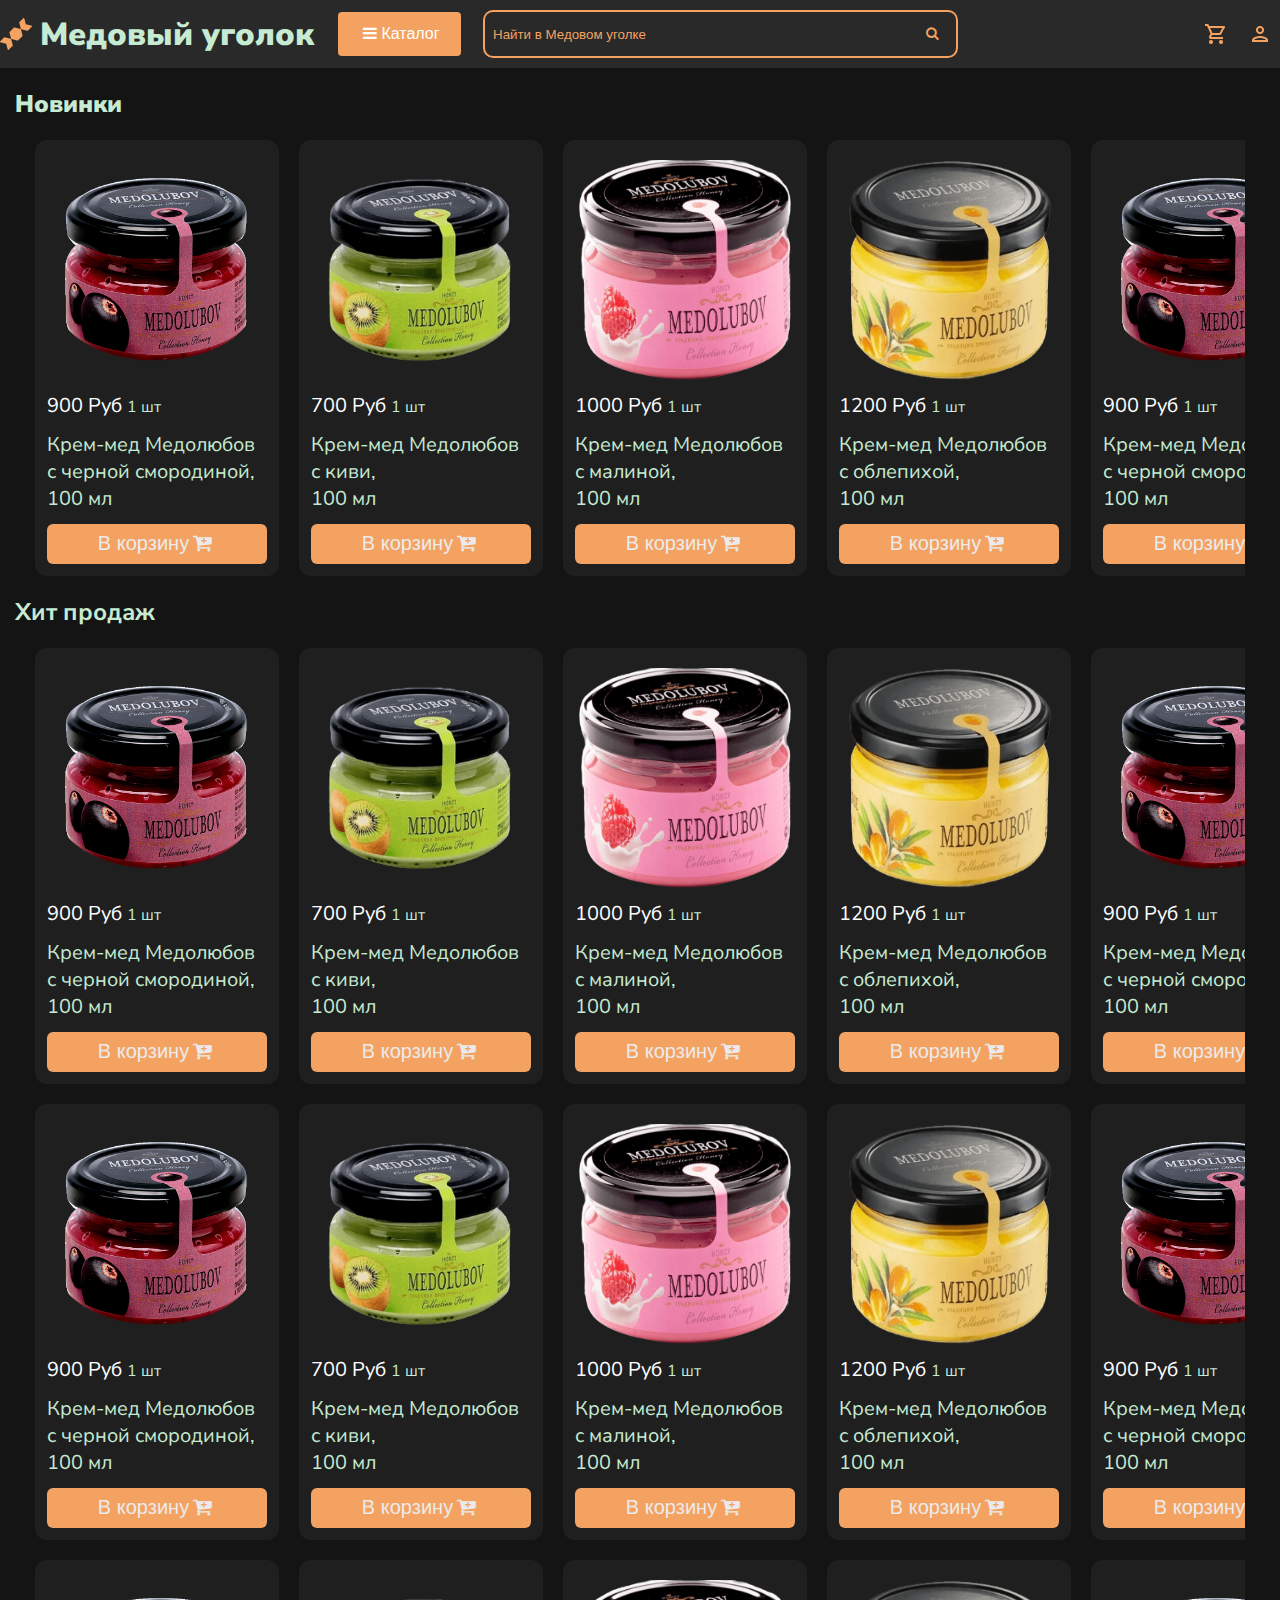
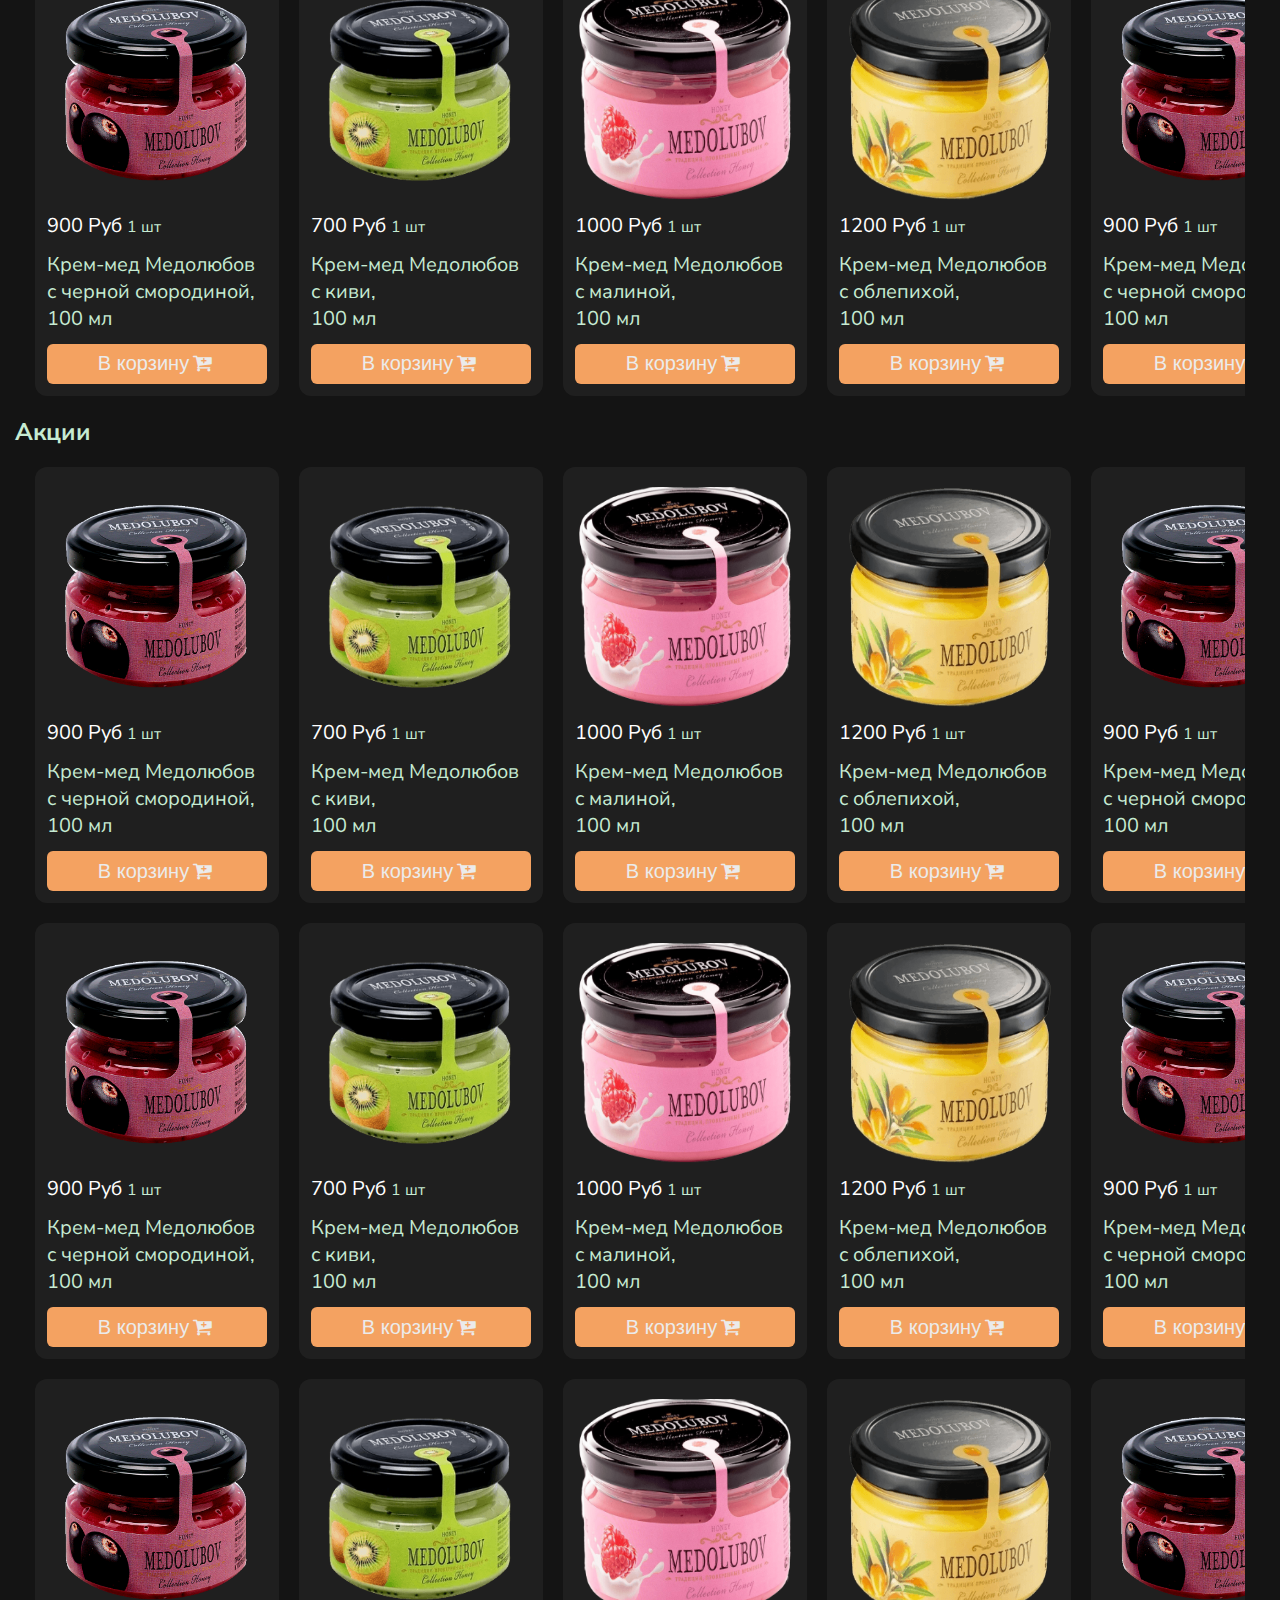
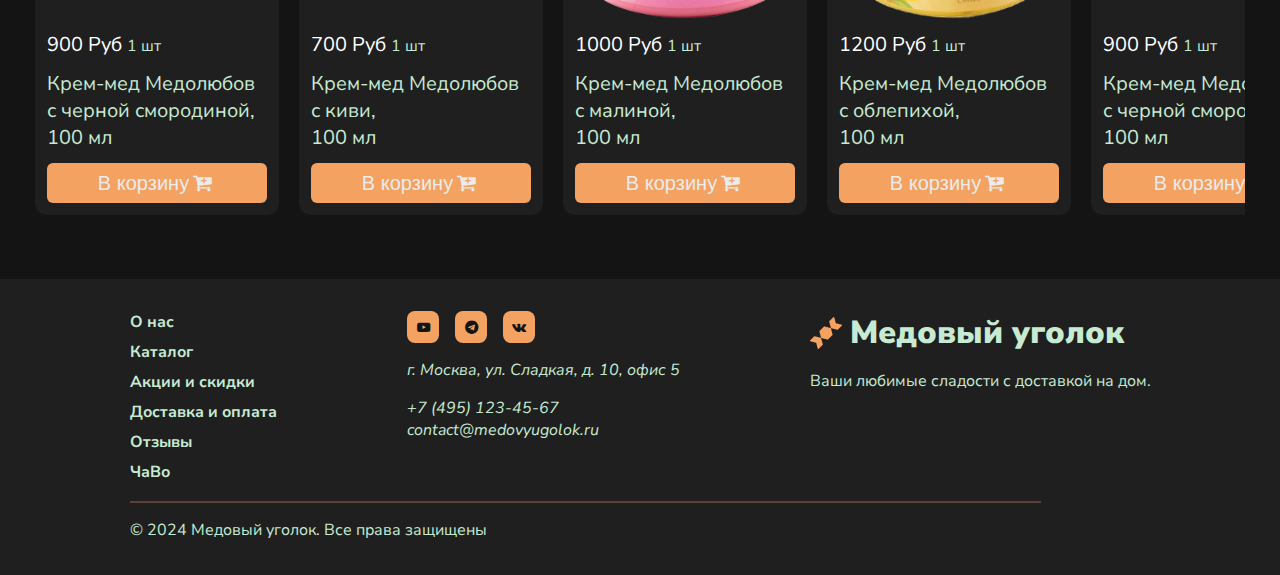
<file: index.html>
<!DOCTYPE html>
<html>
<head>
    <meta charset="utf-8">
    <meta name="viewport" content="width=device-width, initial-scale=1">
    <title>Медовый уголок</title>
    <link rel="preconnect" href="https://fonts.googleapis.com">
    <link rel="preconnect" href="https://fonts.gstatic.com" crossorigin>
    <link href="https://fonts.googleapis.com/css2?family=Nunito+Sans:ital,opsz,wght@0,6..12,200..1000;1,6..12,200..1000&display=swap" rel="stylesheet">
    <link rel = "icon" type="image/png" href="images/favicon.png">
    <link rel = "stylesheet" href="css/Header.css">
    <link rel = "stylesheet" href="css/Main.css">
    <link rel = "stylesheet" href="css/Footer.css">
    <link rel="stylesheet" href="https://maxcdn.bootstrapcdn.com/font-awesome/4.7.0/css/font-awesome.min.css">
    <script src="scripts/main.js" defer></script>
</head>
<body>
<header>
    <div class="dv1">
        <img src="images/favicon.png" alt = "logo" hspace = "8" vspace = "8">
        <h1 style="display: inline-block; color: #C6EBD2;" id="main_page_start"><b>Медовый уголок</b></h1>
    </div>
    <nav class="nv1">
        <button id="katalog_button">Каталог</button>
        <label>
            <input type="search" placeholder="Найти в Медовом уголке">
            <button type="submit" id="search"></button>
        </label>
        <button id="user_cart_button" ></button>
        <button id="user_button"></button>
    </nav>
</header>


<main>
    <section>
        <h2><b>Новинки</b></h2>
        <div class="scroller_new">

        </div>
    </section>


    <section>
        <h2>Хит продаж</h2>
        <div class="multiple_scrollers">
            <div class="scroller_new">

            </div>
            <div class="scroller_new">

            </div>
            <div class="scroller_new">

            </div>
        </div>
    </section>


    <section>
        <h2 id="sales">Акции</h2>
        <div class="multiple_scrollers">
            <div class="scroller_new">

            </div>
            <div class="scroller_new">

            </div>
            <div class="scroller_new">

            </div>
        </div>
    </section>

</main>


<footer>
    <div class="foot">
        <nav class="footer_nav1">
            <a>О нас</a>
            <a href="#katalog_button">Каталог</a>
            <a href="#sales">Акции и скидки</a>
            <a>Доставка и оплата</a>
            <a>Отзывы</a>
            <a>ЧаВо</a>
        </nav>
        <address>
            <nav class="footer_nav2">
                <button class="foot_button" id="yt_button"></button>
                <button class="foot_button" id="tg_button"></button>
                <button class="foot_button" id="vk_button"></button>
            </nav>
            <p>г. Москва, ул. Сладкая, д. 10, офис 5</p>
            <a href="tel:74951234567">+7 (495) 123-45-67</a>
            <a href="mailto:contact@medovyugolok.ru">contact@medovyugolok.ru</a>
        </address>
        <div>
            <div class="footer_div">
                <img src="images/favicon.png" alt = "logo" hspace = "8" vspace = "8">
                <h1 style="display: inline-block; color: #fff;"><a href="Product.html"><b>Медовый уголок</b></a></h1>
            </div>
            <p>Ваши любимые сладости с доставкой на дом.</p>
        </div>
    </div>
    <hr color="#5C4033" width="79%">
    <p>© 2024 Медовый уголок. Все права защищены</p>
</footer>
</body>
</html>
</file>
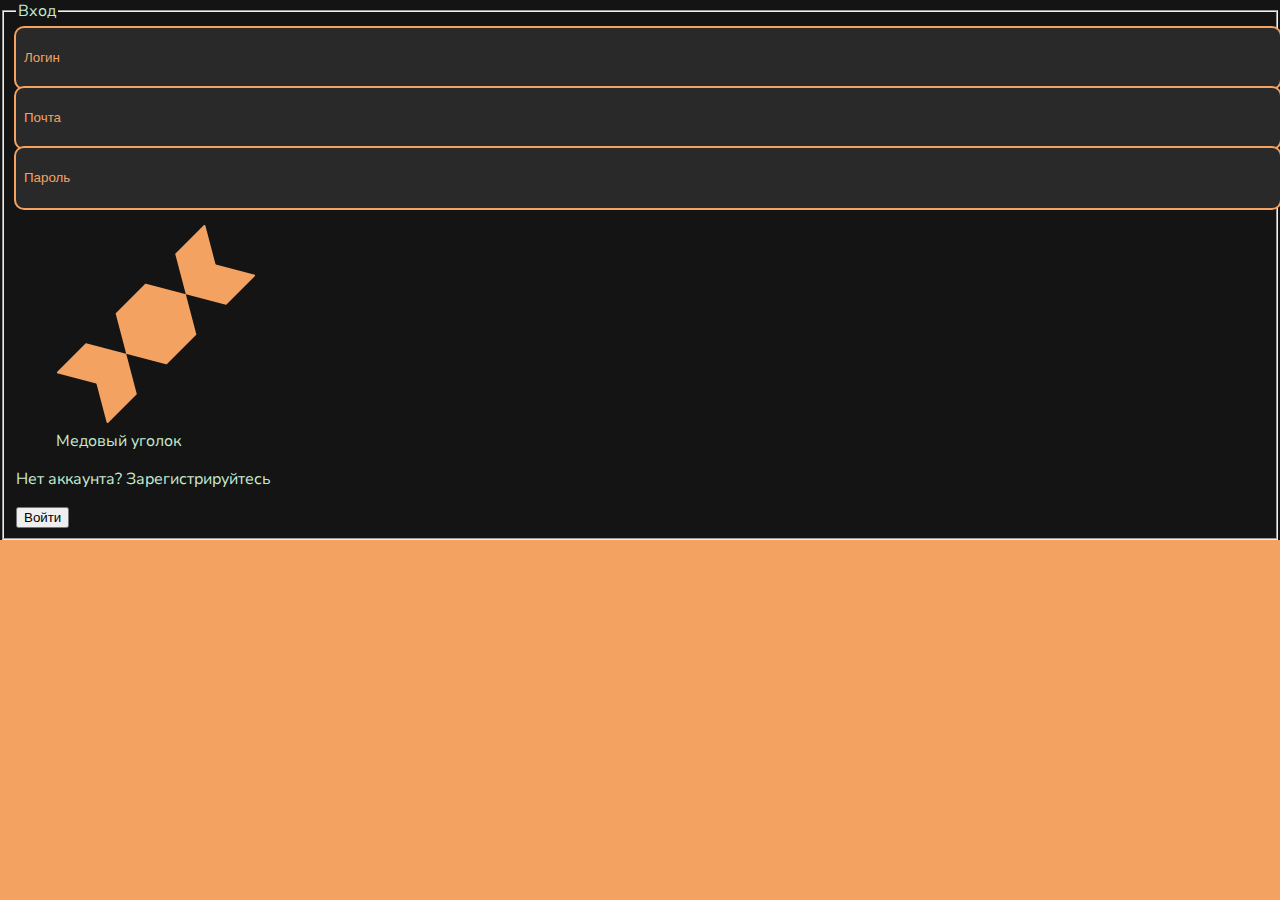
<file: Login.html>
<!DOCTYPE html>
<html lang="en">
<head>
    <meta charset="UTF-8">
    <meta name="viewport" content="width=device-width, initial-scale=1">
    <title></title>
    <link rel="preconnect" href="https://fonts.googleapis.com">
    <link rel="preconnect" href="https://fonts.gstatic.com" crossorigin>
    <link href="https://fonts.googleapis.com/css2?family=Nunito+Sans:ital,opsz,wght@0,6..12,200..1000;1,6..12,200..1000&display=swap" rel="stylesheet">
    <link rel = "icon" type="image/png" href="images/favicon.png">
    <link rel="stylesheet" href="https://maxcdn.bootstrapcdn.com/font-awesome/4.7.0/css/font-awesome.min.css">
    <link rel = "stylesheet" href="css/Header.css">
    <link rel = "stylesheet" href="css/Footer.css">
    <link rel = "stylesheet" href="css/Login.css">
</head>
<body>
  <main>
    <div class="login_box">
      <form>
        <fieldset>
          <legend>Вход</legend>
            <div class="login">
                <label>
                    <input type="text" class="input_value" placeholder="Логин">
                </label>
                <label>
                    <input type="email" class="input_value" placeholder="Почта">
                </label>
                <label>
                    <input type="password" class="input_value" placeholder="Пароль">
                </label>
                <figure id="fav">
                    <img src="images/favicon_big.png" alt="">
                    <figcaption>Медовый уголок</figcaption>
                </figure>

            </div>
          <p>Нет аккаунта? <a href="#">Зарегистрируйтесь</a></p>
          <button id="login_button" onclick="window.location = 'index.html'">Войти</button>
        </fieldset>
      </form>
    </div>
  </main>
</body>
</html>
</file>
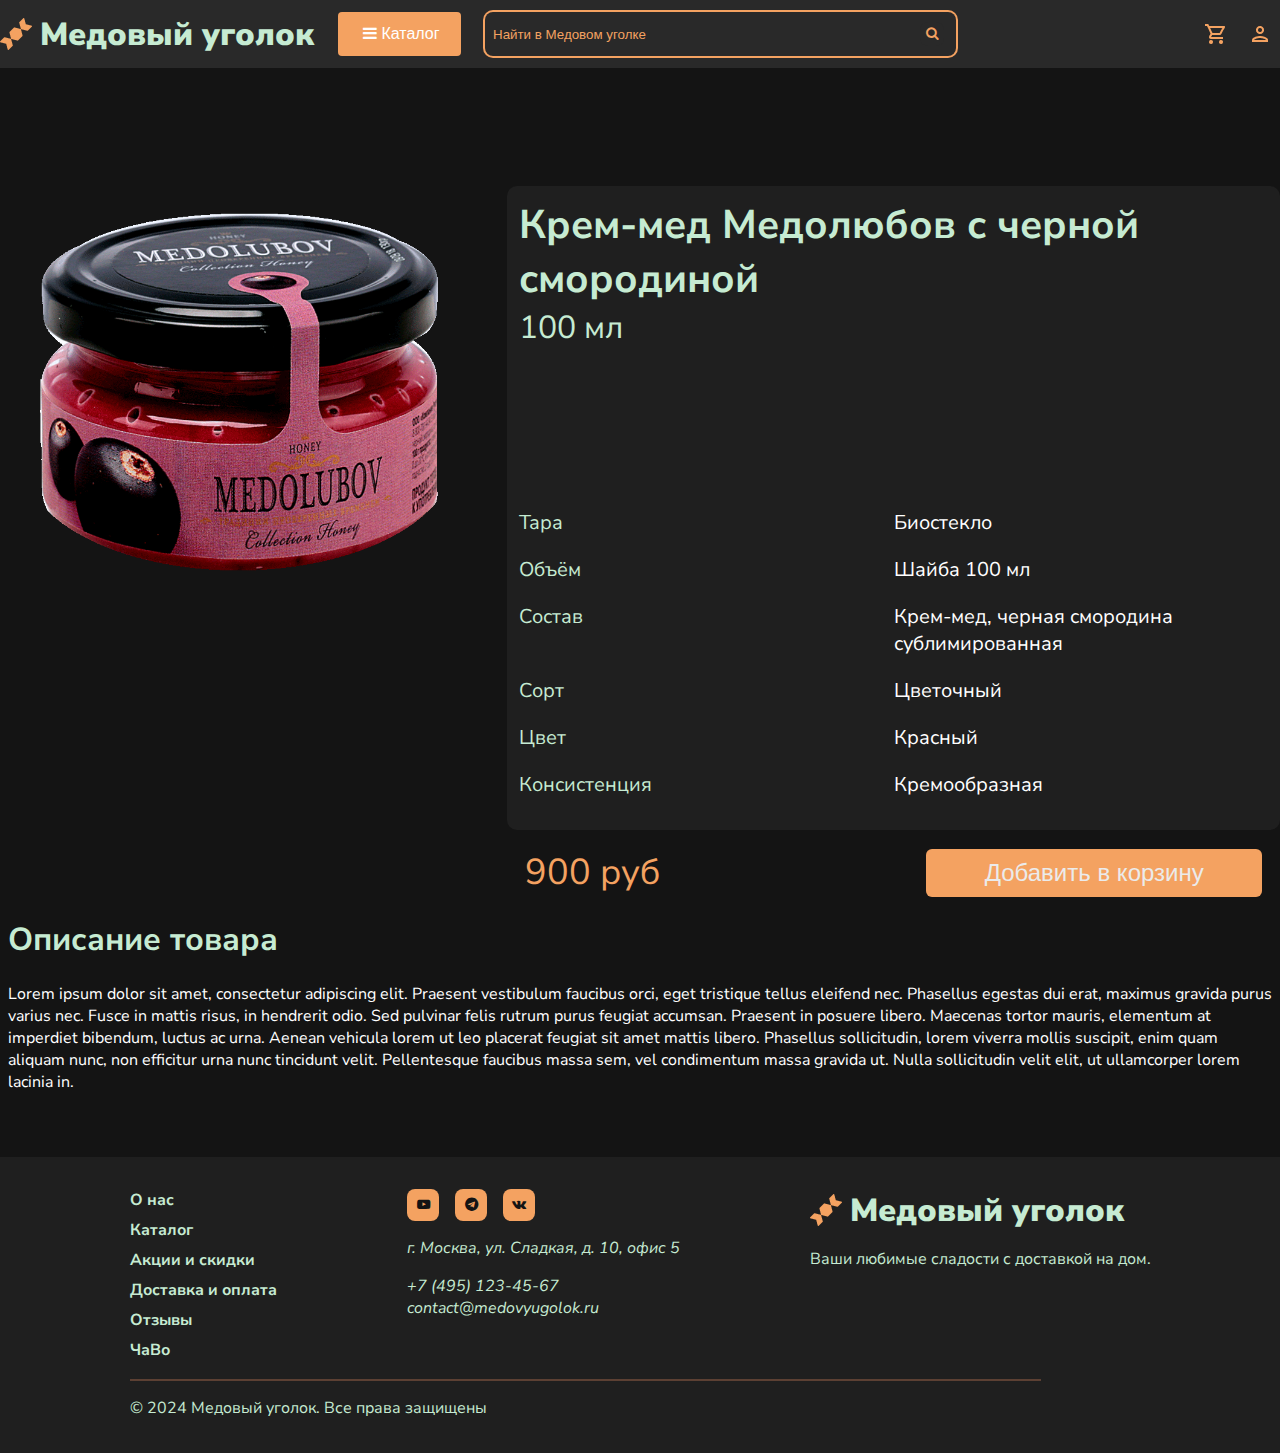
<file: Product.html>
<!DOCTYPE html>
<html lang="en">
<head>
    <meta charset="UTF-8">
    <meta name="viewport" content="width=device-width, initial-scale=1">
    <title></title>
    <link rel="preconnect" href="https://fonts.googleapis.com">
    <link rel="preconnect" href="https://fonts.gstatic.com" crossorigin>
    <link href="https://fonts.googleapis.com/css2?family=Nunito+Sans:ital,opsz,wght@0,6..12,200..1000;1,6..12,200..1000&display=swap" rel="stylesheet">
    <link rel = "icon" type="image/png" href="images/favicon.png">
    <link rel="stylesheet" href="https://maxcdn.bootstrapcdn.com/font-awesome/4.7.0/css/font-awesome.min.css">
    <link rel = "stylesheet" href="css/Header.css">
    <link rel = "stylesheet" href="css/Footer.css">
    <link rel = "stylesheet" href="css/Product.css">
    <script src="scripts/main.js" defer></script>
</head>
<body>
<header>
    <div class="dv1">
        <img src="images/favicon.png" alt = "logo" hspace = "8" vspace = "8">
        <h1 style="color: #C6EBD2;" id="main_page_start"><b>Медовый уголок</b></h1>
    </div>
    <nav class="nv1">
        <button id="katalog_button">Каталог</button>
        <label>
            <input type="search" placeholder="Найти в Медовом уголке">
            <button type="submit" id="search"></button>
        </label>
        <button id="user_cart_button"></button>
        <button id="user_button"></button>
    </nav>
</header>

<main>
    <div class="product">
        <div class="product_image">
            <img src="images/product0.png" id="main_image" alt="" height = "100%" width = "100%">
            <div class="list_of_images" id="list_of_images">

            </div>
        </div>

        <div class="product_info_and_price">
            <div class="product_info">
                <h1 id="product_name">Крем-мед Медолюбов с черной смородиной</h1>
                <p id="product_amount">100 мл</p>
                <div class="product_properties">
                    <p>Тара</p>
                    <p class="value">Биостекло</p>
                    <p>Объём</p>
                    <p class="value">Шайба 100 мл</p>
                    <p>Состав</p>
                    <p class="value">Крем-мед, черная смородина сублимированная</p>
                    <p>Сорт</p>
                    <p class="value">Цветочный</p>
                    <p>Цвет</p>
                    <p class="value">Красный</p>
                    <p>Консистенция</p>
                    <p class="value">Кремообразная</p>
                </div>
            </div>
            <div class="product_price">
                <p id="price">900 руб</p>
                <button class="add_to_cart_button">Добавить в корзину</button>
            </div>
        </div>
    </div>

    <div class="description">
        <h1>Описание товара</h1>
        <p>Lorem ipsum dolor sit amet, consectetur adipiscing elit. Praesent vestibulum faucibus orci, eget tristique tellus eleifend nec. Phasellus egestas dui erat, maximus gravida purus varius nec. Fusce in mattis risus, in hendrerit odio. Sed pulvinar felis rutrum purus feugiat accumsan. Praesent in posuere libero. Maecenas tortor mauris, elementum at imperdiet bibendum, luctus ac urna. Aenean vehicula lorem ut leo placerat feugiat sit amet mattis libero. Phasellus sollicitudin, lorem viverra mollis suscipit, enim quam aliquam nunc, non efficitur urna nunc tincidunt velit. Pellentesque faucibus massa sem, vel condimentum massa gravida ut. Nulla sollicitudin velit elit, ut ullamcorper lorem lacinia in.</p>
    </div>
</main>

<footer>
    <div class="foot">
        <nav class="footer_nav1">
            <a href="About.html">О нас</a>
            <a href="#katalog_button">Каталог</a>
            <a href="#sales">Акции и скидки</a>
            <a>Доставка и оплата</a>
            <a>Отзывы</a>
            <a>ЧаВо</a>
        </nav>
        <address>
            <nav class="footer_nav2">
                <button class="foot_button" id="yt_button"></button>
                <button class="foot_button" id="tg_button"></button>
                <button class="foot_button" id="vk_button"></button>
            </nav>
            <p>г. Москва, ул. Сладкая, д. 10, офис 5</p>
            <a href="tel:74951234567">+7 (495) 123-45-67</a>
            <a href="mailto:contact@medovyugolok.ru">contact@medovyugolok.ru</a>
        </address>
        <div>
            <div class="footer_div">
                <img src="images/favicon.png" alt = "logo" hspace = "8" vspace = "8">
                <h1 style="display: inline-block; color: #fff;"><a href="#main_page_start"><b>Медовый уголок</b></a></h1>
            </div>
            <p>Ваши любимые сладости с доставкой на дом.</p>
        </div>
    </div>
    <hr color="#5C4033" width="79%">
    <p>© 2024 Медовый уголок. Все права защищены</p>
</footer>
</body>
</html>
</file>
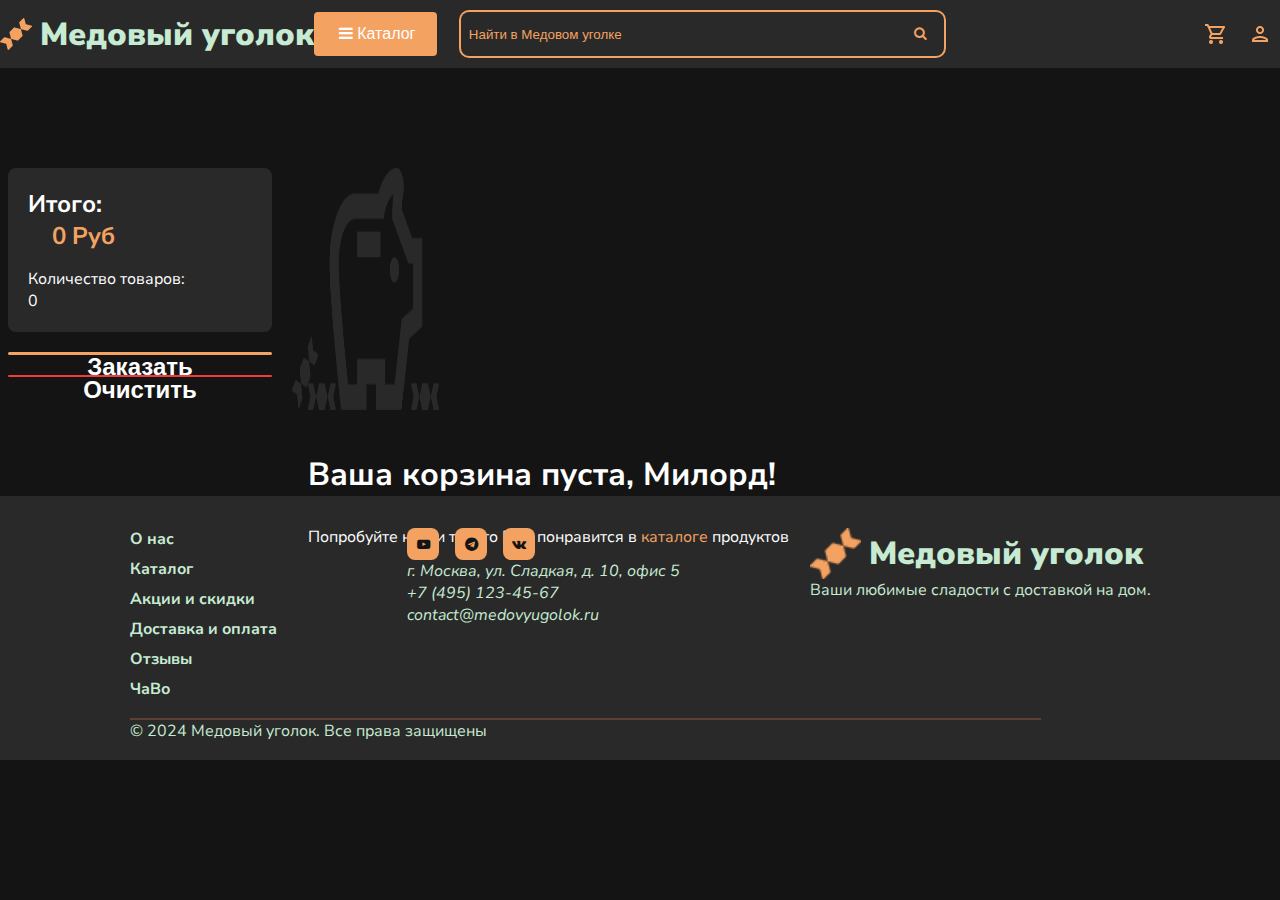
<file: ProductCart.html>
<!DOCTYPE html>
<html lang="en">
<head>
    <meta charset="UTF-8">
    <meta name="viewport" content="width=device-width, initial-scale=1">
    <title></title>
    <link rel = "stylesheet" href="css/Header.css">
    <link rel = "stylesheet" href="css/Footer.css">
  <link rel = "stylesheet" href="css/ProductCart.css">
    <link rel="preconnect" href="https://fonts.googleapis.com">
    <link rel="preconnect" href="https://fonts.gstatic.com" crossorigin>
    <link href="https://fonts.googleapis.com/css2?family=Nunito+Sans:ital,opsz,wght@0,6..12,200..1000;1,6..12,200..1000&display=swap" rel="stylesheet">
    <link rel = "icon" type="image/png" href="images/favicon.png">
    <link rel="stylesheet" href="https://maxcdn.bootstrapcdn.com/font-awesome/4.7.0/css/font-awesome.min.css">
    <script src="scripts/main.js" defer></script>
    <script src="scripts/ProductCart.js" defer></script>
</head>
<body>
<header>
  <div class="dv1">
    <img src="images/favicon.png" alt = "logo" hspace = "8" vspace = "8">
    <h1 style="color: #C6EBD2;" id="main_page_start"><b>Медовый уголок</b></h1>
  </div>
  <nav class="nv1">
    <button id="katalog_button">Каталог</button>
    <label>
      <input type="search" placeholder="Найти в Медовом уголке">
      <button type="submit" id="search"></button>
    </label>
    <button id="user_cart_button"></button>
    <button id="user_button"></button>
  </nav>
</header>

<main>
  <div class="cart">
    <div class="total">
      <div class="total_price">
        <div>
          <p id="itogo">Итого:</p>
          <div id="price"></div>
        </div>
        <div>
          <p>Количество товаров:</p>
          <div id="total_items"></div>
        </div>
      </div>
      <button id="complete">Заказать</button>
      <button id="clear_cart">Очистить</button>
    </div>
    <div class="products" id="products">

    </div>
  </div>
</main>

<footer>
  <div class="foot">
    <nav class="footer_nav1">
      <a>О нас</a>
      <a href="#katalog_button">Каталог</a>
      <a href="#sales">Акции и скидки</a>
      <a>Доставка и оплата</a>
      <a>Отзывы</a>
      <a>ЧаВо</a>
    </nav>
    <address>
      <nav class="footer_nav2">
        <button class="foot_button" id="yt_button"></button>
        <button class="foot_button" id="tg_button"></button>
        <button class="foot_button" id="vk_button"></button>
      </nav>
      <p>г. Москва, ул. Сладкая, д. 10, офис 5</p>
      <a href="tel:74951234567">+7 (495) 123-45-67</a>
      <a href="mailto:contact@medovyugolok.ru">contact@medovyugolok.ru</a>
    </address>
    <div>
      <div class="footer_div">
        <img src="images/favicon.png" alt = "logo" hspace = "8" vspace = "8">
        <h1 style="display: inline-block; color: #fff;"><a href="#main_page_start"><b>Медовый уголок</b></a></h1>
      </div>
      <p>Ваши любимые сладости с доставкой на дом.</p>
    </div>
  </div>
  <hr color="#5C4033" width="79%">
  <p>© 2024 Медовый уголок. Все права защищены</p>
</footer>
</body>
</html>
</file>
<file: css/Header.css>
:root{
    --primary-bg: #141414;
    --secondary-bg: #292929;
    --primary-color: #F4A261;
    --text-color: #C6EBD2;
}

header, .dv1, .nv1{
    width: 100%;
    background-color: #292929;
    display: flex;
    align-items: center;
    flex-direction: row;
    justify-content: start;
    vertical-align: middle;
}

header{
    padding: 12px 0 12px 0;
    gap: 24px;
}

.dv1{
    white-space: nowrap;
    width: 30%;
    gap: 8px;
}

.dv1>*{
    margin: 0;
}


label {
    position: relative;
    width: 50%;
    height: 44px;
    margin-right: auto;
}

input::placeholder{
    color: var(--primary-color);
}

label > *{
    border: none;
    outline: none;
    border-radius: 8px;
}

#search{
    width: 24px;
    height: 24px;
    position: absolute;
    top: 9.5px;
    right: 12px;
    background: #292929;
    cursor: pointer;
}

#search::before{
    content: "\f002";
    font-family: FontAwesome;
    align-content: center;
    padding: 0;
    color: var(--primary-color);
}

#user_button, #user_cart_button{
    padding: 0;
    outline: none;
    border: none;
    width: 40px;
    height: 40px;
    background: #292929;
    cursor: pointer;
}

#user_cart_button{
    margin-right: 0.5%;
}

#user_button::before{
    padding: 0;
    align-items: center;
    justify-content: center;
    align-content: center;
    content: url("../images/person.png");
    font-family: FontAwesome;
    color: var(--primary-color);
}

#user_cart_button::before{
    content: url("../images/shopping_cart.png");
    font-family: FontAwesome;
    color: var(--primary-color);
}


#katalog_button {
    min-width: 123px;
    min-height: 44px;
    margin-right: 24px;
    font-size: 1rem;
    color: #fff;;
    background-color: var(--primary-color);
    border-width: 0;
    border-radius: 4px;
    cursor: pointer;
}

#katalog_button::before{
    content: "\f0c9";
    font-family: FontAwesome;
    color: #FFFFFF;
    margin: 4px;
}

#main_page_start{
    cursor: pointer;
}

input {
    width: 100%;
    min-height: 44px;
    padding: 8px;
    border-radius: 8px;
    box-shadow: 0 0 0 2px var(--primary-color);
    background: #292929;
    color: var(--primary-color);
}

@media (width < 990px) {
    .dv1{
        display: none;
    }
    header{
        margin-right: 8px;
    }
    #katalog_button {
        margin-left: 8px;
    }
}
</file>
<file: css/Main.css>
:root{
    --primary-bg: #141414;
    --secondary-bg: #1F1F1F;
    --primary-color: #F4A261;
    --text-color: #C6EBD2;
}

body{
    font-family: 'Nunito Sans';
    margin: 0;
    background-color: var(--primary-bg);
}

main{
    padding: 0 15px 0 15px;
}

h2{
    color: var(--text-color);
}

.scroller_new{
    display: flex;
    overflow-x: auto;
    gap: 20px;
    margin: 0 20px 0 20px;
}

.scroller_new::-webkit-scrollbar{
    width: 0;
}

.scroll_item{
    display: flex;
    flex-direction: column;
    align-items: center;
    gap: 12px;
    max-width: 264px;
    max-height: 433px;
    padding: 20px 12px 12px 12px;
    border-radius: 12px;
    background-color: var(--secondary-bg);
    color: var(--text-color);
    font-size: 20px;
}

.scroll_item>p{
    margin: 0;
}

.price{
    align-self: flex-start;
    color: #fff;
}

span{
    font-size: 16px;
    color: var(--text-color);
}

.add_to_cart_button{
    width: 100%;
    height: 40px;
    border: none;
    outline: none;
    border-radius: 6px;
    font-size: 20px;
    background-color: var(--primary-color);
    color: #EBEBEB;
    cursor: pointer;
}

.add_to_cart_button:active {
    transform: scale(0.98);
    box-shadow: 3px 2px 22px 1px rgba(0, 0, 0, 0.24);
}

.name, .image_source{
    cursor: pointer;
}


.add_to_cart_button::after{
    content: "\f217";
    margin: 4px;
    font-family: FontAwesome;
}

.multiple_scrollers{
    display: flex;
    flex-direction: column;
    gap: 20px;

}

@media (width < 400px) {
    .scroller_new{
        margin: 0;
    }
}
</file>
<file: css/Footer.css>
:root{
    --primary-bg: #141414;
    --secondary-bg: #1F1F1F;
    --primary-color: #F4A261;
    --text-color: #C6EBD2;
}


footer{
    display: flex;
    flex-direction: column;
    padding: 32px 0px 18px 130px;
    margin-top: 64px;
    background-color: var(--secondary-bg);
    color: var(--text-color);
}

.foot{
    display: flex;
    flex-direction: row;
    gap: 130px;
}

.footer_nav1{
    font-size: 16px;
    font-weight: 700;
    display: flex;
    flex-direction: column;
    gap: 8px;
    align-items: start;
    justify-items: center;
}

.footer_nav2{
    display: flex;
    gap: 16px;
}

.foot_button{
    width: 32px;
    height: 32px;
    color: var(--primary-bg);
    background-color: var(--primary-color);
    outline: none;
    border: none;
    border-radius: 8px;
    font-family: FontAwesome;
    cursor: pointer;
}

#yt_button::before{
    content: "\f16a";
    font-family: FontAwesome;
}

#tg_button::before{
    content: "\f2c6";
    font-family: FontAwesome;
}

#vk_button::before{
    content: "\f189";
    font-family: FontAwesome;
}

address{
    display: flex;
    flex-direction: column;
    flex-wrap: wrap;
}

a{
    text-decoration: none;
    color: var(--text-color);
}

.footer_div{
    background-color: var(--secondary-bg);
    display: flex;
    align-items: center;
    flex-direction: row;
    justify-content: start;
    vertical-align: middle;
    gap: 8px;
}

.footer_div>*{
    margin: 0;
}

hr{
    margin: 0;
    margin-top: 18px;
}


@media (width < 990px){
    footer{
        padding: 0;
        padding-left: 16px;
        padding-top: 16px;
    }
    .foot{
        flex-direction: column;
    }

    .footer_div > img{
        src: url("images/favicon_big.png");
    }
}
</file>
<file: css/Login.css>
:root{
    --primary-bg: #141414;
    --secondary-bg: #292929;
    --primary-color: #F4A261;
    --text-color: #C6EBD2;
}

body{
    font-family: 'Nunito Sans';
    margin: 0;
    background: var(--primary-color);
}

main{
    color: var(--text-color);
}

.login_box{
    background: var(--primary-bg);
}
</file>
<file: css/Product.css>
:root{
    --primary-bg: #141414;
    --secondary-bg: #1F1F1F;
    --primary-color: #F4A261;
    --text-color: #C6EBD2;
}

body{
    font-family: 'Nunito Sans';
    margin: 0;
    background-color: var(--primary-bg);
}

.product{
    display: flex;
    flex-direction: row;
    margin-top: 110px;
    gap: 24px;
    width: 100%;

}

.product_image{
    display: flex;
    flex-direction: column;
    gap: 5%;
    max-width: 50%;
}

.list_of_images{
    display: flex;
    flex-direction: row;
    gap: 1em;
    overflow-x: auto;
    height: 100%;
    margin-left: 10px;
}

/*.main_image{*/
/*    width: 100px;*/
/*    height: 100px;*/
/*}*/

.mini_image{
    width: 20vh;
    height: 100%;
}

.list_of_images::-webkit-scrollbar{
    width: 0;
}

.list_of_images img{
    background-color: var(--secondary-bg);
    border-radius: 8px;
}

.product_info_and_price{
    display: flex;
    flex-direction: column;
    margin-top: 0.4em;
    width: 100%;
    color: var(--text-color);
    font-size: 1.25rem;
}

#product_name{
    margin: 0;
}

#product_amount{
    margin: 0;
    margin-bottom: 5em;
    font-size: 2rem;
}

.value{
    color: #FFF;
}

.product_info{
    display: flex;
    flex-direction: column;
    min-height: 28.5em;
    padding: 0.6em;
    border-radius: 0.5em;
    background-color: var(--secondary-bg);
}


.product_properties{
    display: grid;
    grid-template-columns: 1fr 1fr;
}

.product_properties>p{
    margin: 0;
    margin-bottom: 1em;
}

.product_price{
    display: flex;
    flex-direction: row;
    align-items: center;
    justify-content: center;
    margin: auto;
    margin-top: 0.5em;
    margin-left: 0.5em;
    margin-right: 0.5em;
    color: var(--primary-color);
    font-size: 2.25rem;

}

.product_price>p{
    width: 60%;
    margin: 0;
}

.add_to_cart_button{
    width: 50%;
    min-height: 3rem;
    border: none;
    outline: none;
    border-radius: 0.25em;
    font-size: 1.5rem;
    background-color: var(--primary-color);
    color: #EBEBEB;
    cursor: pointer;
}

.description {
    margin: 8px;
    color: var(--text-color);
}

.description>p{
    color: #FFF;
}

@media (width < 990px) {
    .product{
        flex-direction: column;
        align-items: center;
        justify-items: center;
    }

    .product_image{
        max-width: 90%;
    }
}

@media (width < 1200px) {
    .add_to_cart_button{
        content: "В корзину";
    }
}
</file>
<file: css/ProductCart.css>
:root{
    --primary-bg: #141414;
    --secondary-bg: #292929;
    --primary-color: #F4A261;
    --text-color: #C6EBD2;
}

body{
    font-family: 'Nunito Sans';
    margin: 0;
    background-color: var(--primary-bg);
}

main{
    color: var(--text-color);
}

.cart{
    display: flex;
    flex-direction: row;
    gap: 1.25em;
    margin: 6.25em 0.5em 0 0.5em;
    color: #FFF;
}

.total{
    display: flex;
    flex-direction: column;
    gap: 1.25em;
}

.total_price{
    display: flex;
    flex-direction: column;
    gap: 1em;
    min-width: 16.5em;
    background-color: var(--secondary-bg);
    border-radius: 0.5em;
    padding-block: 1.25em;
}

.total_price>*{
    margin-left: 1.25em;
}

#price{
    color: var(--primary-color);
    font-weight: bold;
    font-size: 1.5em;
    margin-left: 1em;
}

#itogo{
    font-weight: bold;
    font-size: 1.5em;
}

p{
    margin: 0;
}

.products{
    display: flex;
    flex-direction: column;
    gap: 1.25em;
    width: 100%;
}

.product_item{
    display: flex;
    flex-direction: row;
    align-items: center;
    background: var(--secondary-bg);
    border-radius: 1em;
}

.name{
    font-weight: bold;
    font-size: 1.5em;
    color: var(--text-color);
    margin-left: 1em;
    margin-right: auto;
}

img{
    width: 15%;
    height: 100%;
}

.item_amount{
    display: flex;
    flex-direction: column;
    gap: 0.5em;
    margin: 1em;
}

.controller{
    display: flex;
    flex-direction: row;
    gap: 0.5em;
}

.price{
    text-align: right;
    font-size: 1.5em;
    font-weight: bold;
}

.amount{
    font-weight: bold;
    text-align: center;
    background: var(--primary-bg);
    padding-top: 0.25em;
    padding-inline: 2em;
    border-radius: 0.5em;
}

.plus_button, .minus_button, .clear_button{
    background: var(--primary-color);
    width: 2.25em;
    height: 2.25em;
    font-weight: bold;
    border-width: 0;
    border-radius: 4px;
    cursor: pointer;
}

.clear_button{
    background: #F43B3B;
    margin-left: 1.25em;
}

#complete, #clear_cart {
    background: var(--primary-color);
    width: 100%;
    height: 1%;
    border-width: 0;
    border-radius: 4px;
    font-size: 1.5em;
    font-weight: bold;
    color: #FFFFFF;
    cursor: pointer;
}

#clear_cart{
    background: #F43B3B;
}
</file>
